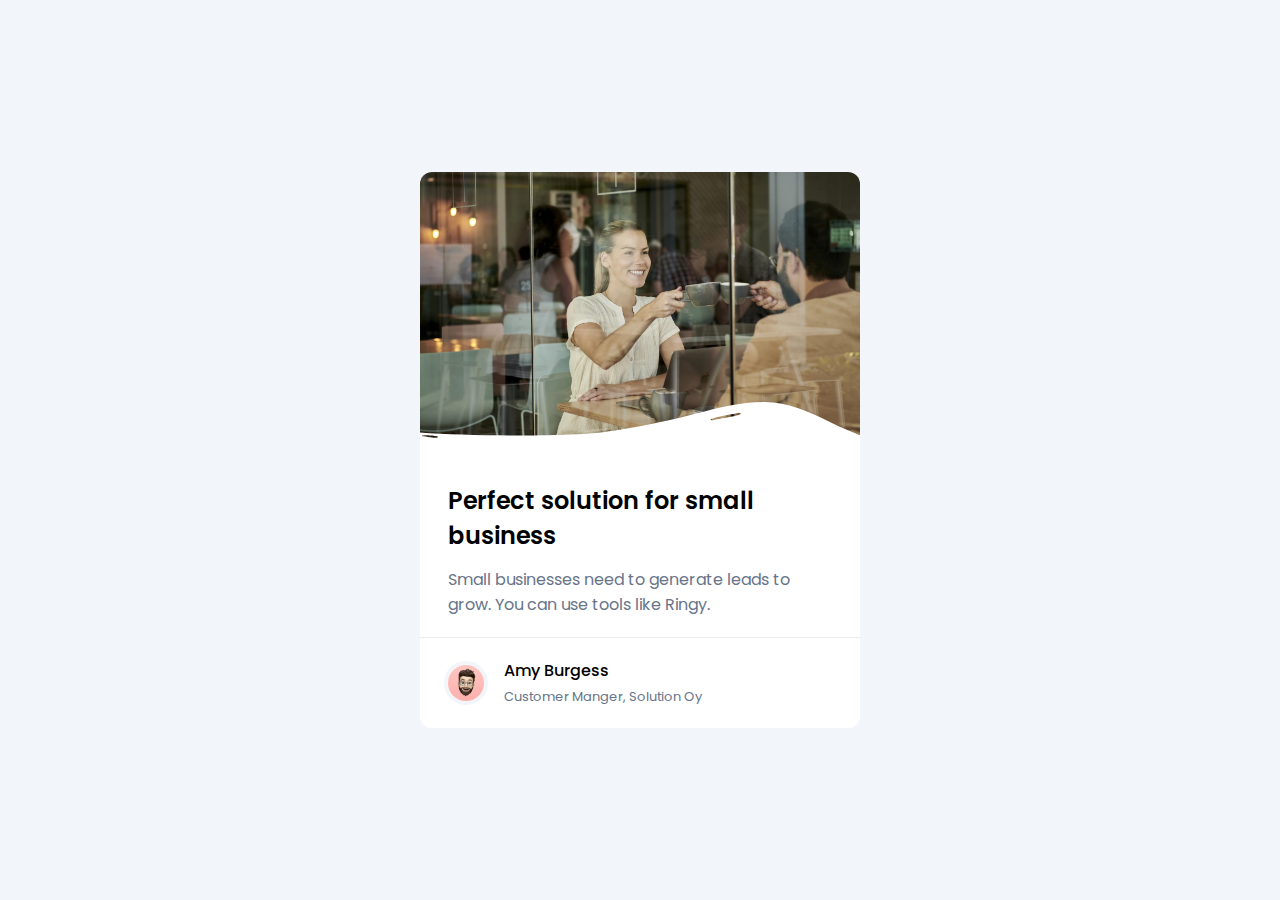
<file: Card/index.html>
<!DOCTYPE html>
<html lang="en">
  <head>
    <meta charset="UTF-8" />
    <meta name="viewport" content="width=device-width, initial-scale=1.0" />
    <title>CHALLENE 1 BUSINESS CARD</title>
    <link rel="stylesheet" href="card.css" />
    <link rel="preconnect" href="https://fonts.googleapis.com" />
    <link rel="preconnect" href="https://fonts.gstatic.com" crossorigin />
    <link
      href="https://fonts.googleapis.com/css2?family=Figtree:ital,wght@0,300..900;1,300..900&family=Poppins:ital,wght@0,100;0,200;0,300;0,400;0,500;0,600;0,700;0,800;0,900;1,100;1,200;1,300;1,400;1,500;1,600;1,700;1,800;1,900&display=swap"
      rel="stylesheet"
    />
  </head>
  <body>
    <div class="container">
      <article class="card_article">
        <div class="card_img">
          <img
            src="./file/dccl--responsive-business-blog-card/hero-image-business-card.png"
            class="hero_img"
            alt=""
          />
          <img
            src="./file/dccl--responsive-business-blog-card//white-overlay.svg"
            class="over_img"
          />
        </div>
        <div class="card_text">
          <h3>Perfect solution for small business</h3>
          <p>
            Small businesses need to generate leads to grow. You can use tools
            like Ringy.
          </p>
        </div>
        <div class="bottom-content">
          <img
            src="./file//dccl--responsive-business-blog-card/avatar-image-business-card.png"
            alt="avatar"
            class="avatar"
          />
          <div class="info">
            <p>Amy Burgess</p>
            <span>Customer Manger, Solution Oy</span>
          </div>
        </div>
      </article>
    </div>
  </body>
</html>
</file>
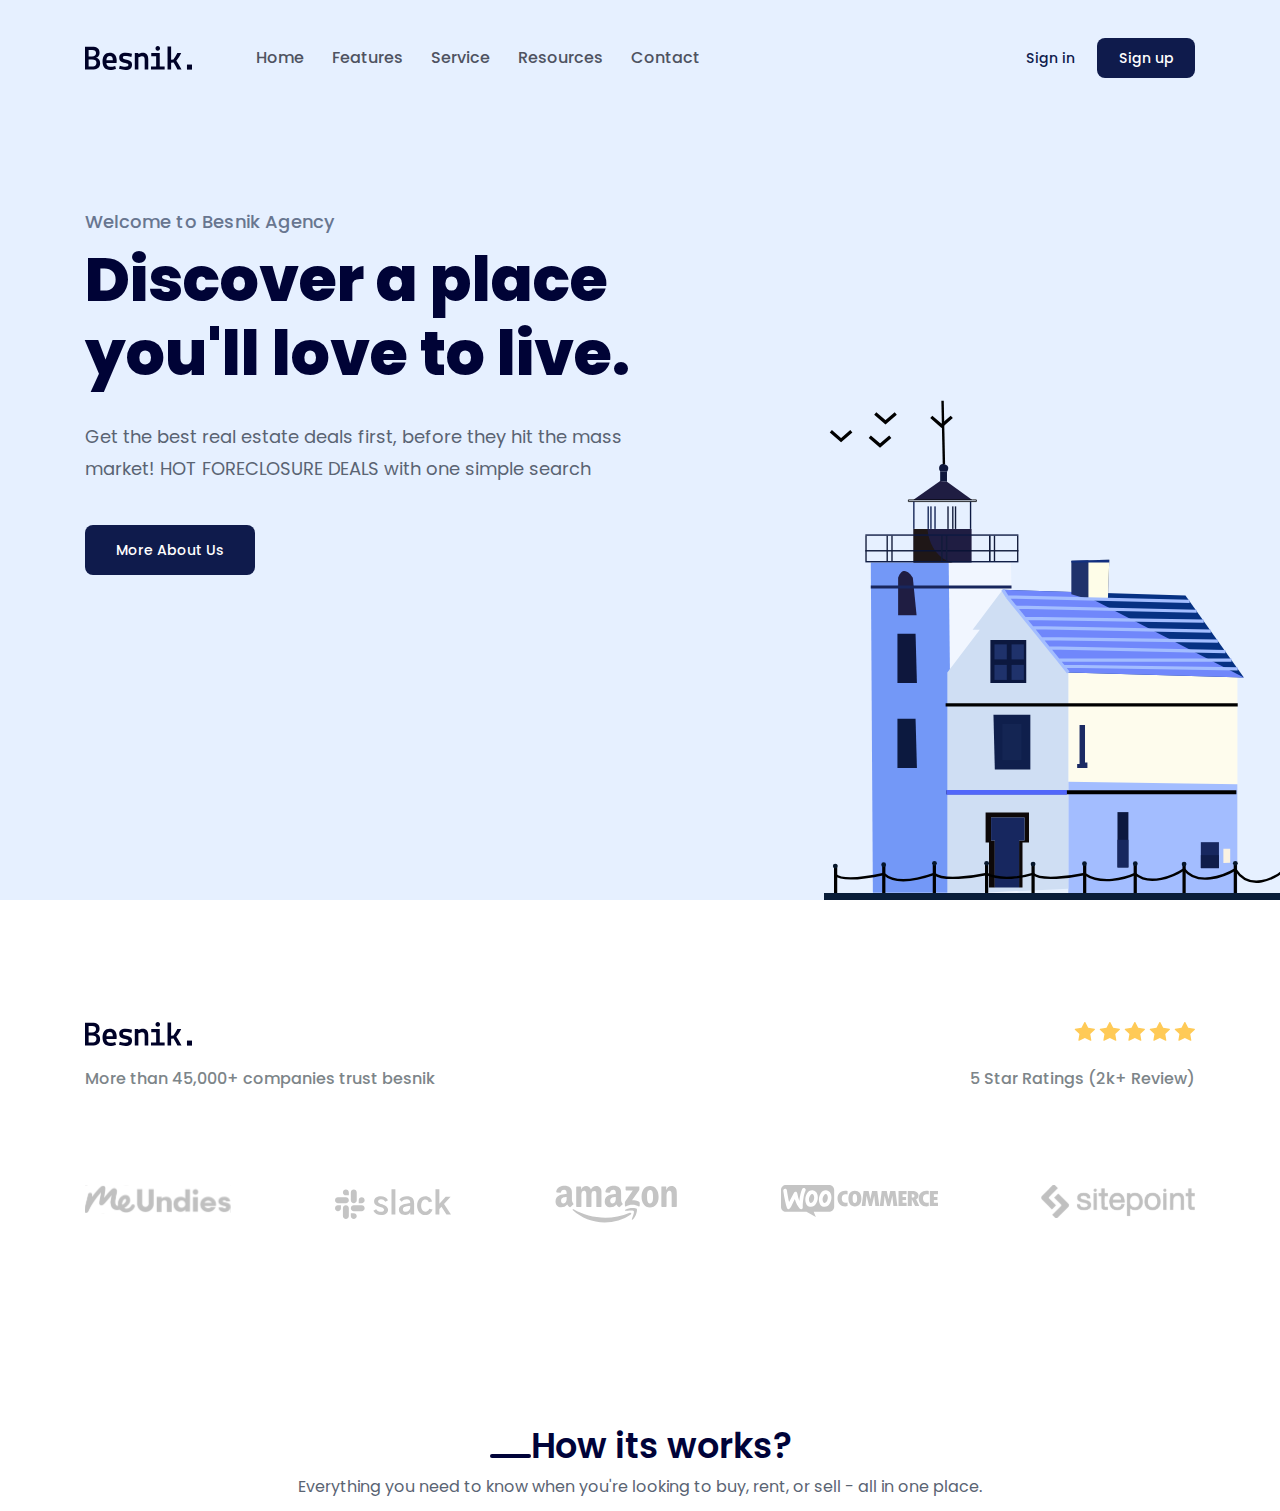
<file: HomePage1/index.html>
<!DOCTYPE html>
<html lang="en">
  <head>
    <meta charset="UTF-8" />
    <meta name="viewport" content="width=device-width, initial-scale=1.0" />
    <title>Project 01</title>
    <link rel="stylesheet" href="./assets/css/reset.css" />
    <link rel="stylesheet" href="./assets/fonts/stylesheet.css" />
    <link rel="preconnect" href="https://fonts.googleapis.com" />
    <!-- <link rel="preconnect" href="https://fonts.gstatic.com" crossorigin>
<link href="https://fonts.googleapis.com/css2?family=Poppins:ital,wght@0,400;0,500;0,600;0,700;1,400;1,500;1,600;1,700&display=swap" rel="stylesheet"> -->
    <link rel="stylesheet" href="./assets/css/style.css" />
  </head>
  <body>
    <main>
      <!-- Header -->
      <header class="header">
        <div class="content">
          <nav class="navbar">
            <!-- logo -->
            <img src="./assets/img/logo.svg" alt="Besik." />
            <!-- Navigation -->
            <!-- ul>li*5>a{home} -->
            <ul>
              <li><a href="#!">Home</a></li>
              <li><a href="#!">Features</a></li>
              <li><a href="#!">Service</a></li>
              <li><a href="#!">Resources</a></li>
              <li><a href="#!">Contact</a></li>
            </ul>
            <!-- Action -->
            <div class="action">
              <a href="#!" class="action-link">Sign in</a>
              <a href="#!" class="btn action-btn">Sign up</a>
            </div>
          </nav>

          <div class="hero">
            <div class="info">
              <p class="sub-title">Welcome to Besnik Agency</p>
              <h1 class="title">Discover a place you'll love to live.</h1>
              <p class="desc">
                Get the best real estate deals first, before they hit the mass
                market! HOT FORECLOSURE DEALS with one simple search
              </p>
              <!-- cta is call to action -->
              <a href="#!" class="btn hero-cta">More About Us</a>
            </div>
            <img
              src="./assets/img//hero-Image.svg"
              alt="Discover a place you'll love to live."
              class="hero-img"
            />
          </div>
        </div>
      </header>

      <!-- Clients-->
      <div class="clients">
        <div class="content">
          <div class="row">
            <!--logo -->
            <img src="./assets//img/logo.svg" alt="Besik" />

            <!-- Stars -->
            <div class="stars">
              <img src="./assets//img/ClientsLogo/star.svg" alt="Star" />
              <img src="./assets//img/ClientsLogo/star.svg" alt="Star" />
              <img src="./assets//img/ClientsLogo/star.svg" alt="Star" />
              <img src="./assets//img/ClientsLogo/star.svg" alt="Star" />
              <img src="./assets//img/ClientsLogo/star.svg" alt="Star" />
            </div>
          </div>

          <div class="row row-desc">
            <p class="desc">More than 45,000+ companies trust besnik</p>
            <p class="desc">5 Star Ratings (2k+ Review)</p>
          </div>

          <div class="logos">
            <ul>
              <li>
                <img src="./assets/img/ClientsLogo/logo (1).svg" alt="" />
              </li>
              <li><img src="./assets/img/ClientsLogo/slack.svg" alt="" /></li>
              <li><img src="./assets/img/ClientsLogo/amazon.svg" alt="" /></li>
              <li><img src="./assets/img/ClientsLogo/woo.svg" alt="" /></li>
              <li>
                <img src="./assets/img/ClientsLogo/sitepoint.svg" alt="" />
              </li>
            </ul>
          </div>
        </div>
      </div>

      <!-- Guides -->
      <div class="guides">
        <div class="content">
          <h2 class="sub-title">How its works?</h2>
          <p class="desc">
            Everything you need to know when you're looking to buy, rent, or
            sell - all in one place.
          </p>
        </div>
      </div>
    </main>
  </body>
</html>
</file>
<file: Card/card.css>
* {
  padding: 0;
  margin: 0;
  box-sizing: border-box;
}

body {
  font-family: "Poppins";
  margin: 0;
  padding: 0;
  background-color: #f2f5f9;
}

.container {
  width: 100%;
  display: flex;
  align-items: center;
  justify-content: center;
  height: 100vh;
}

.card_article {
  width: 440px;
  background: #ffffff;
  border-radius: 12px;
  overflow: hidden;
}

.card_img {
  position: relative;
}

.card_img .hero_img {
  width: 100%;
  object-fit: cover;
}

.card_img .over_img {
  position: absolute;
  left: 0;
  bottom: 0;
  width: 100%;
}

.card_text {
  padding: 10px 28px;
  padding-bottom: 20px;
}
.card_text h3 {
  font-size: 24px;
  font-weight: 600;
  margin-bottom: 14px;
}

.card_text p {
  color: #677489;
}

.bottom-content {
  border-top: 1px solid #ededed;
  padding: 20px 24px;
  display: flex;
  align-items: center;
  gap: 16px;
}
.bottom-content .avatar {
  width: 44px;
  height: 44px;
  border-radius: 100%;
  border: 4px solid #f2f5f9;
  object-fit: cover;
}
.bottom-content .info span {
  font-size: 13px;
  color: #677489;
}
.bottom-content .info p {
  font-weight: 500;
}
</file>
<file: HomePage1/assets/fonts/stylesheet.css>
/* ========= Poppins ========================== */
@font-face {
  font-family: "Poppins";
  src: url("Poppins/Poppins-Black.woff2") format("woff2"),
    url("Poppins/Poppins-Black.woff") format("woff");
  font-weight: 900;
  font-style: normal;
  font-display: swap;
}

@font-face {
  font-family: "Poppins";
  src: url("Poppins/Poppins-Bold.woff2") format("woff2"),
    url("Poppins/Poppins-Bold.woff") format("woff");
  font-weight: bold;
  font-style: normal;
  font-display: swap;
}

@font-face {
  font-family: "Poppins";
  src: url("Poppins/Poppins-BlackItalic.woff2") format("woff2"),
    url("Poppins/Poppins-BlackItalic.woff") format("woff");
  font-weight: 900;
  font-style: italic;
  font-display: swap;
}

@font-face {
  font-family: "Poppins";
  src: url("Poppins/Poppins-BoldItalic.woff2") format("woff2"),
    url("Poppins/Poppins-BoldItalic.woff") format("woff");
  font-weight: bold;
  font-style: italic;
  font-display: swap;
}

@font-face {
  font-family: "Poppins";
  src: url("Poppins/Poppins-ExtraBold.woff2") format("woff2"),
    url("Poppins/Poppins-ExtraBold.woff") format("woff");
  font-weight: bold;
  font-style: normal;
  font-display: swap;
}

@font-face {
  font-family: "Poppins";
  src: url("Poppins/Poppins-ExtraBoldItalic.woff2") format("woff2"),
    url("Poppins/Poppins-ExtraBoldItalic.woff") format("woff");
  font-weight: bold;
  font-style: italic;
  font-display: swap;
}

@font-face {
  font-family: "Poppins";
  src: url("Poppins/Poppins-ExtraLight.woff2") format("woff2"),
    url("Poppins/Poppins-ExtraLight.woff") format("woff");
  font-weight: 200;
  font-style: normal;
  font-display: swap;
}

@font-face {
  font-family: "Poppins";
  src: url("Poppins/Poppins-ExtraLightItalic.woff2") format("woff2"),
    url("Poppins/Poppins-ExtraLightItalic.woff") format("woff");
  font-weight: 200;
  font-style: italic;
  font-display: swap;
}

@font-face {
  font-family: "Poppins";
  src: url("Poppins/Poppins-Italic.woff2") format("woff2"),
    url("Poppins/Poppins-Italic.woff") format("woff");
  font-weight: normal;
  font-style: italic;
  font-display: swap;
}

@font-face {
  font-family: "Poppins";
  src: url("Poppins/Poppins-Light.woff2") format("woff2"),
    url("Poppins/Poppins-Light.woff") format("woff");
  font-weight: 300;
  font-style: normal;
  font-display: swap;
}

@font-face {
  font-family: "Poppins";
  src: url("Poppins/Poppins-LightItalic.woff2") format("woff2"),
    url("Poppins/Poppins-LightItalic.woff") format("woff");
  font-weight: 300;
  font-style: italic;
  font-display: swap;
}

@font-face {
  font-family: "Poppins";
  src: url("Poppins/Poppins-Medium.woff2") format("woff2"),
    url("Poppins/Poppins-Medium.woff") format("woff");
  font-weight: 500;
  font-style: normal;
  font-display: swap;
}

@font-face {
  font-family: "Poppins";
  src: url("Poppins/Poppins-Regular.woff2") format("woff2"),
    url("Poppins/Poppins-Regular.woff") format("woff");
  font-weight: normal;
  font-style: normal;
  font-display: swap;
}

@font-face {
  font-family: "Poppins";
  src: url("Poppins/Poppins-MediumItalic.woff2") format("woff2"),
    url("Poppins/Poppins-MediumItalic.woff") format("woff");
  font-weight: 500;
  font-style: italic;
  font-display: swap;
}

@font-face {
  font-family: "Poppins";
  src: url("Poppins/Poppins-SemiBold.woff2") format("woff2"),
    url("Poppins/Poppins-SemiBold.woff") format("woff");
  font-weight: 600;
  font-style: normal;
  font-display: swap;
}

@font-face {
  font-family: "Poppins";
  src: url("Poppins/Poppins-SemiBoldItalic.woff2") format("woff2"),
    url("Poppins/Poppins-SemiBoldItalic.woff") format("woff");
  font-weight: 600;
  font-style: italic;
  font-display: swap;
}

@font-face {
  font-family: "Poppins";
  src: url("Poppins/Poppins-Thin.woff2") format("woff2"),
    url("Poppins/Poppins-Thin.woff") format("woff");
  font-weight: 100;
  font-style: normal;
  font-display: swap;
}

@font-face {
  font-family: "Poppins";
  src: url("Poppins/Poppins-ThinItalic.woff2") format("woff2"),
    url("Poppins/Poppins-ThinItalic.woff") format("woff");
  font-weight: 100;
  font-style: italic;
  font-display: swap;
}
</file>
<file: HomePage1/assets/css/style.css>
* {
  box-sizing: border-box;
  margin: 0;
  padding: 0;
}

:root {
  --primary-color: #0f1b4c;
  /* Đặt tên biến màu. */
}

html {
  font-size: 62.5%;
  /*  62,5% kích thước phông chữ mặc định trong trình duyệt 
  (16px) bằng 10px nên việc chuyển đổi giá trị pixel 
  thành rem  giá trị trở nên dễ dàng.
   Ví dụ: 1.6rem sẽ có kết xuất 16px (16/10=1.6).*/
}

body {
  font-size: 1.6rem;
  font-family: "Poppins";
}

/*Common*/
a {
  text-decoration: none; /*Bỏ gạch chân*/
}

.content {
  width: 1110px;
  max-width: calc(100% - 48px);
  margin-left: auto;
  margin-right: auto;
}

.btn {
  display: inline-block;
  padding: 18px 16px;
  min-width: 98px;
  border-radius: 8px;
  background: var(--primary-color);
  color: #fff;
  text-align: center;
  font-size: 1.4rem;
  font-weight: 500;
}

.btn:hover {
  opacity: 0.9; /* Độ Mờ*/
}

/* ============Header =============*/
.header {
  position: relative;
  background-color: #e6f0ff;
  height: 100vh; /* h100vh viet tat height: 100vh;   */
}

.navbar {
  display: flex;
  align-items: center;
  padding-top: 3.8rem;
}

/* ul */
.navbar ul {
  display: flex;
  margin-left: 50px;
}

.navbar ul a {
  font-size: 1.4 rem;
  font-weight: 500;
  color: #4f5361;
  padding: 8rem 1.4rem;
}

.navbar ul a:hover {
  text-decoration: underline;
}

/* action */
.navbar .action {
  margin-left: auto;
}

.navbar .action-link {
  color: var(--primary-color);
  font-size: 1.4rem;
  font-weight: 500;
}

.navbar .action-btn {
  padding: 13px 16px;
  margin-left: 1.8rem;
}

/* ========HERO=========== */
.hero {
  margin-top: 130px;
}

.hero .info {
  width: 51%;
  /* div hero / content * 100 = 559px / 1110 * 100 */
}

.hero .sub-title {
  color: #687690;
  font-size: 1.8rem;
  font-weight: 500;
  letter-spacing: 0.18px;
  line-height: 1.5;
}

.hero .title {
  color: #000336;
  font-size: 6.2rem;
  font-weight: 700;
  line-height: 1.19;
  /* 118.75% */
  margin-top: 8px;
}

.hero .desc {
  color: #5a6473;
  font-size: 1.8rem;
  font-weight: 400;
  line-height: 1.78; /* 177.778% */
  margin-top: 30px;
}

.hero-cta {
  margin-top: 40px;
  min-width: 170px;
}

.hero-img {
  height: 500px;
  position: absolute;
  right: calc((100vw - 1110px) / 2 - 100px);
  bottom: 0;
}

/* ======== Cliets =========== */
.clients {
  margin-top: 122px;
  /* height: 312px; */
}

.row {
  display: flex;
  justify-content: space-between;
}

/* .row .stars{
  margin-left: auto;
} */

.clients .row-desc {
  margin-top: 23px;
  font-size: 1.6rem;
  color: #7d8589;
  font-weight: 500;
  line-height: 1.25;
}

.clients .logos {
  margin-top: 96px;
}

.logos ul {
  display: flex;
  justify-content: space-between;
}

/* ======== Guides =========== */
.guides {
  margin-top: 200px;
}

.guides .sub-title {
  font-size: 3.5rem;
  color: #000339;
  font-weight: 600;
  line-height: 1;
  text-align: center;
}

/* Tạo phần tử giả */
.guides .sub-title::before {
  content: "";
  display: inline-block;
  background-color: #000339;
  border-radius: 12px;
  width: 41px;
  height: 4px;
}

.guides .desc {
  font-size: 1.6rem;
  color: #5a6473;
  font-weight: 400;
  line-height: 3;
  text-align: center;
}
</file>
